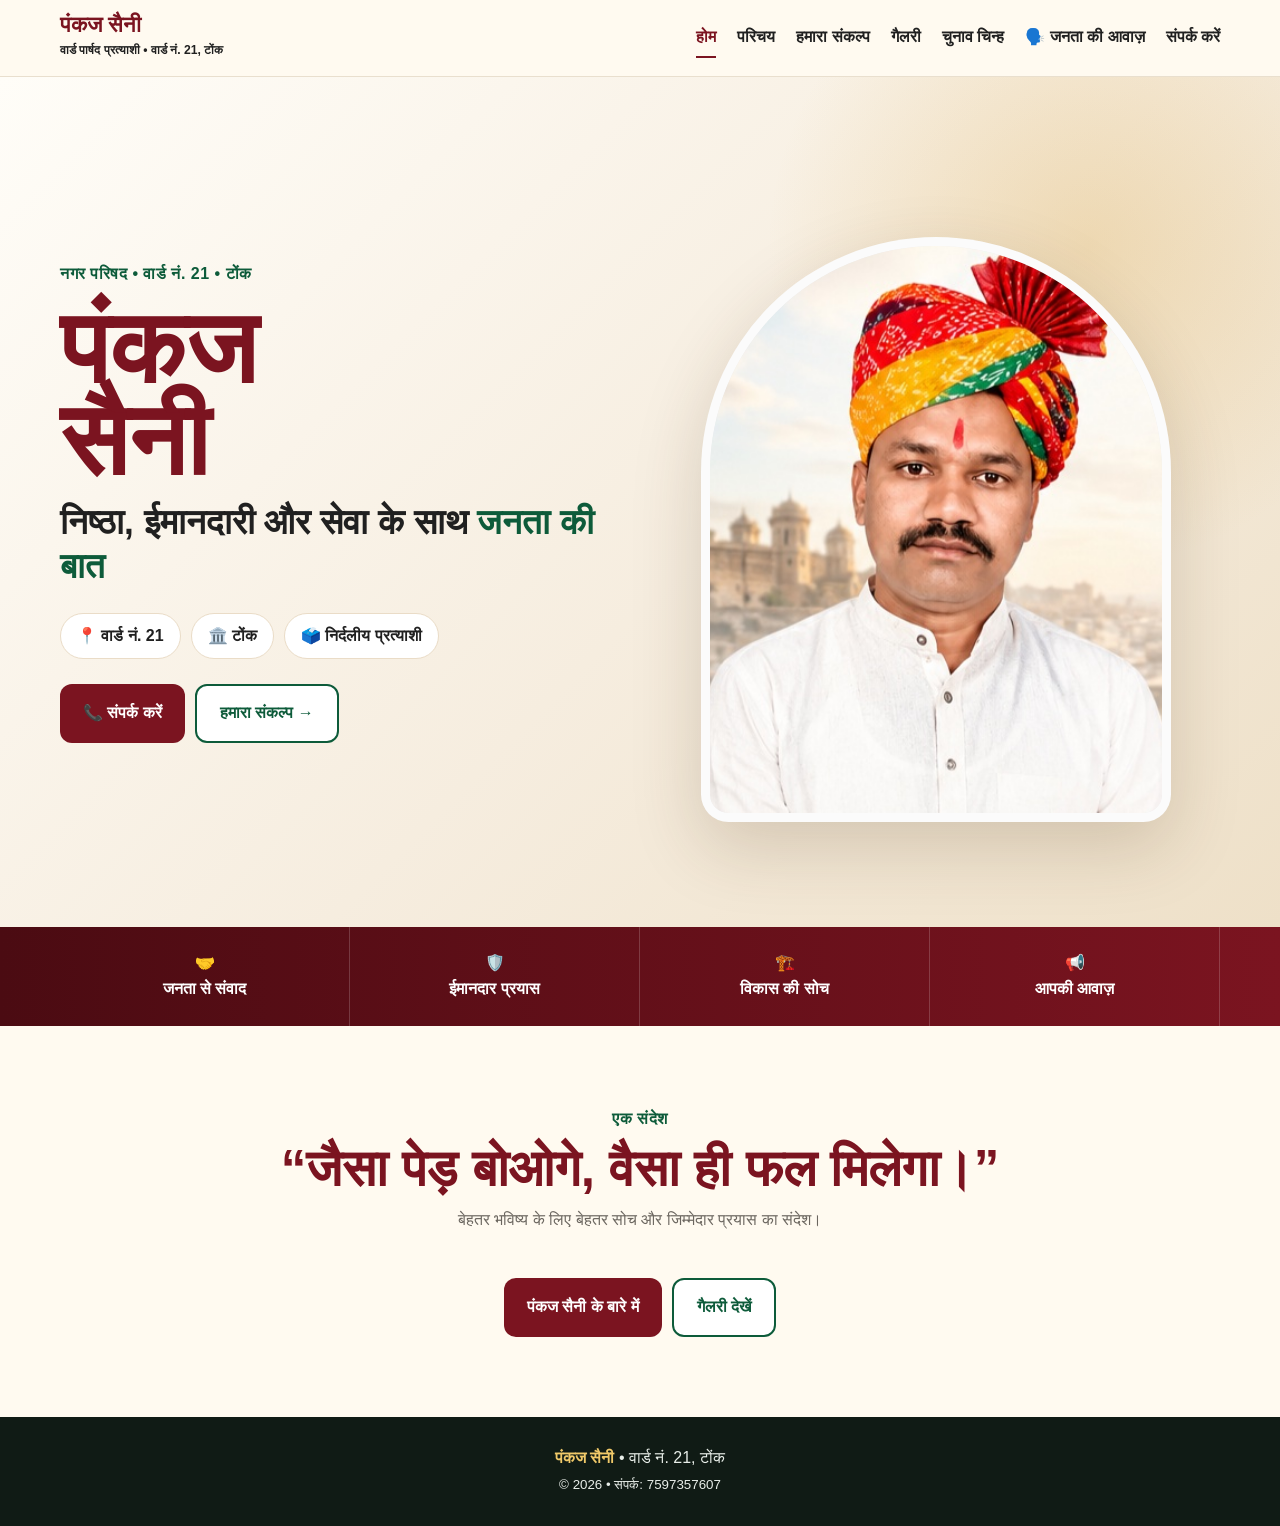
<file: index.html>
<!DOCTYPE html><html lang="hi"><head><meta charset="UTF-8"><meta name="viewport" content="width=device-width,initial-scale=1.0"><title>होम | पंकज सैनी</title><link rel="stylesheet" href="style.css"></head><body><nav><div class="container navin"><div class="brand"><strong>पंकज सैनी</strong><span>वार्ड पार्षद प्रत्याशी • वार्ड नं. 21, टोंक</span></div><button class="menu" onclick="document.querySelector('.links').classList.toggle('show')">☰</button><div class="links"><a href="index.html" class="active">होम</a><a href="about.html" class="">परिचय</a><a href="vision.html" class="">हमारा संकल्प</a><a href="gallery.html" class="">गैलरी</a><a href="symbol.html" class="">चुनाव चिन्ह</a><a href="janta-ki-awaz.html">🗣️ जनता की आवाज़</a><a href="contact.html" class="">संपर्क करें</a></div></div></nav><main><section class="hero"><div class="container hero-grid"><div class="hero-copy"><div class="kicker">नगर परिषद • वार्ड नं. 21 • टोंक</div><h1>पंकज<br>सैनी</h1><h2>निष्ठा, ईमानदारी और सेवा के साथ <span>जनता की बात</span></h2><div class="badges"><div class="badge">📍 वार्ड नं. 21</div><div class="badge">🏛️ टोंक</div><div class="badge">🗳️ निर्दलीय प्रत्याशी</div></div><div class="ctas"><a class="btn primary" href="contact.html">📞 संपर्क करें</a><a class="btn secondary" href="vision.html">हमारा संकल्प →</a></div></div><div class="hero-photo"><div class="photo-frame"><img src="assets/pankaj-saini.jpg" alt="पंकज सैनी"></div></div></div></section><div class="strip"><div class="container strip-grid"><div class="strip-item">🤝<b>जनता से संवाद</b></div><div class="strip-item">🛡️<b>ईमानदार प्रयास</b></div><div class="strip-item">🏗️<b>विकास की सोच</b></div><div class="strip-item">📢<b>आपकी आवाज़</b></div></div></div><section><div class="container"><div class="section-head"><div class="eyebrow">एक संदेश</div><h2>“जैसा पेड़ बोओगे, वैसा ही फल मिलेगा।”</h2><p>बेहतर भविष्य के लिए बेहतर सोच और जिम्मेदार प्रयास का संदेश।</p></div><div class="ctas" style="justify-content:center"><a class="btn primary" href="about.html">पंकज सैनी के बारे में</a><a class="btn secondary" href="gallery.html">गैलरी देखें</a></div></div></section></main><footer><div class="container"><strong>पंकज सैनी</strong> • वार्ड नं. 21, टोंक<br><small>© 2026 • संपर्क: 7597357607</small></div></footer><script>document.querySelectorAll(".links a").forEach(a=>a.addEventListener("click",()=>document.querySelector(".links").classList.remove("show")))</script></body></html>
</file>
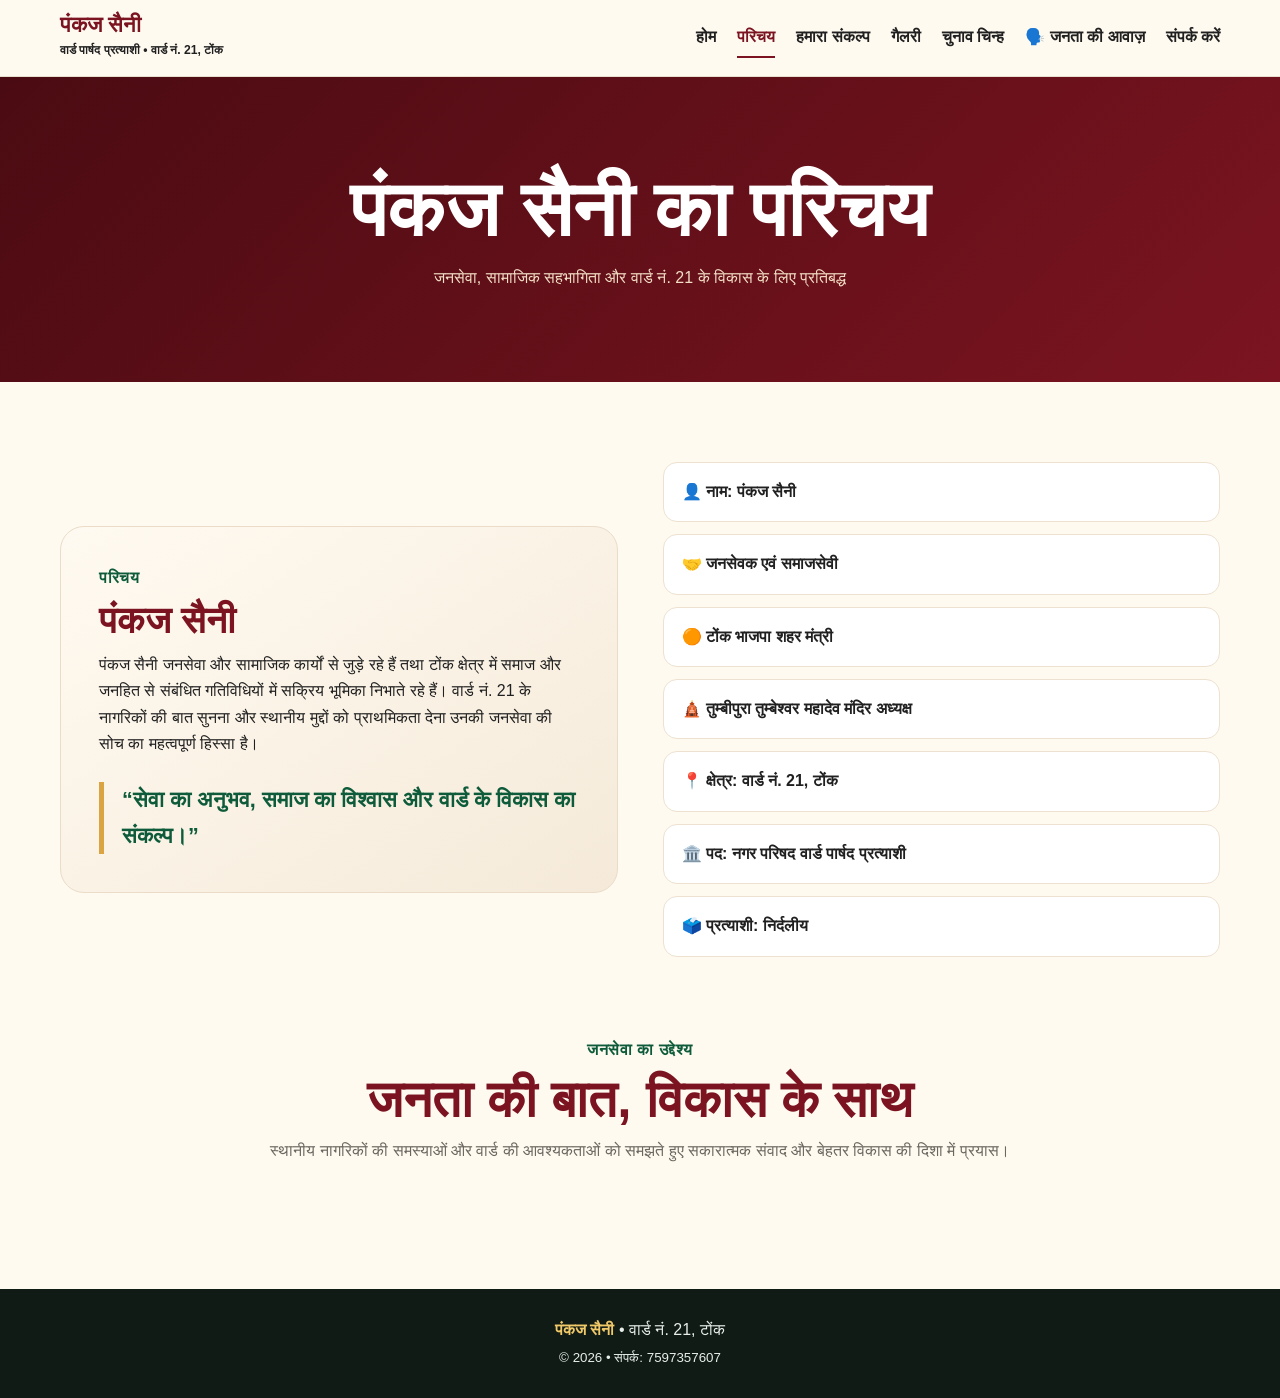
<file: about.html>
<!DOCTYPE html>
<html lang="hi">
<head>
<meta charset="UTF-8">
<meta name="viewport" content="width=device-width,initial-scale=1.0">
<title>परिचय | पंकज सैनी</title>
<link rel="stylesheet" href="style.css">
</head>
<body>

<nav>
  <div class="container navin">
    <div class="brand">
      <strong>पंकज सैनी</strong>
      <span>वार्ड पार्षद प्रत्याशी • वार्ड नं. 21, टोंक</span>
    </div>
    <button class="menu" onclick="document.querySelector('.links').classList.toggle('show')">☰</button>
    <div class="links">
      <a href="index.html">होम</a>
      <a href="about.html" class="active">परिचय</a>
      <a href="vision.html">हमारा संकल्प</a>
      <a href="gallery.html">गैलरी</a>
      <a href="symbol.html">चुनाव चिन्ह</a>
      <a href="janta-ki-awaz.html">🗣️ जनता की आवाज़</a><a href="contact.html">संपर्क करें</a>
    </div>
  </div>
</nav>

<section class="page-hero">
  <h1>पंकज सैनी का परिचय</h1>
  <p>जनसेवा, सामाजिक सहभागिता और वार्ड नं. 21 के विकास के लिए प्रतिबद्ध</p>
</section>

<section>
  <div class="container about-grid">
    <div class="about-card">
      <div class="eyebrow">परिचय</div>
      <h2>पंकज सैनी</h2>
      <p>
        पंकज सैनी जनसेवा और सामाजिक कार्यों से जुड़े रहे हैं तथा टोंक क्षेत्र में
        समाज और जनहित से संबंधित गतिविधियों में सक्रिय भूमिका निभाते रहे हैं।
        वार्ड नं. 21 के नागरिकों की बात सुनना और स्थानीय मुद्दों को प्राथमिकता
        देना उनकी जनसेवा की सोच का महत्वपूर्ण हिस्सा है।
      </p>

      <div class="quote">
        “सेवा का अनुभव, समाज का विश्वास और वार्ड के विकास का संकल्प।”
      </div>
    </div>

    <div class="info-list">
      <div class="info"><span>👤</span> नाम: पंकज सैनी</div>
      <div class="info"><span>🤝</span> जनसेवक एवं समाजसेवी</div>
      <div class="info"><span>🟠</span> टोंक भाजपा शहर मंत्री</div>
      <div class="info"><span>🛕</span> तुम्बीपुरा तुम्बेश्वर महादेव मंदिर अध्यक्ष</div>
      <div class="info"><span>📍</span> क्षेत्र: वार्ड नं. 21, टोंक</div>
      <div class="info"><span>🏛️</span> पद: नगर परिषद वार्ड पार्षद प्रत्याशी</div>
      <div class="info"><span>🗳️</span> प्रत्याशी: निर्दलीय</div>
    </div>
  </div>
</section>

<section style="padding-top:0">
  <div class="container">
    <div class="section-head">
      <div class="eyebrow">जनसेवा का उद्देश्य</div>
      <h2>जनता की बात, विकास के साथ</h2>
      <p>
        स्थानीय नागरिकों की समस्याओं और वार्ड की आवश्यकताओं को समझते हुए
        सकारात्मक संवाद और बेहतर विकास की दिशा में प्रयास।
      </p>
    </div>
  </div>
</section>

<footer>
  <div class="container">
    <strong>पंकज सैनी</strong> • वार्ड नं. 21, टोंक<br>
    <small>© 2026 • संपर्क: 7597357607</small>
  </div>
</footer>

<script>
document.querySelectorAll(".links a").forEach(a =>
  a.addEventListener("click", () =>
    document.querySelector(".links").classList.remove("show")
  )
);
</script>
</body>
</html>
</file>
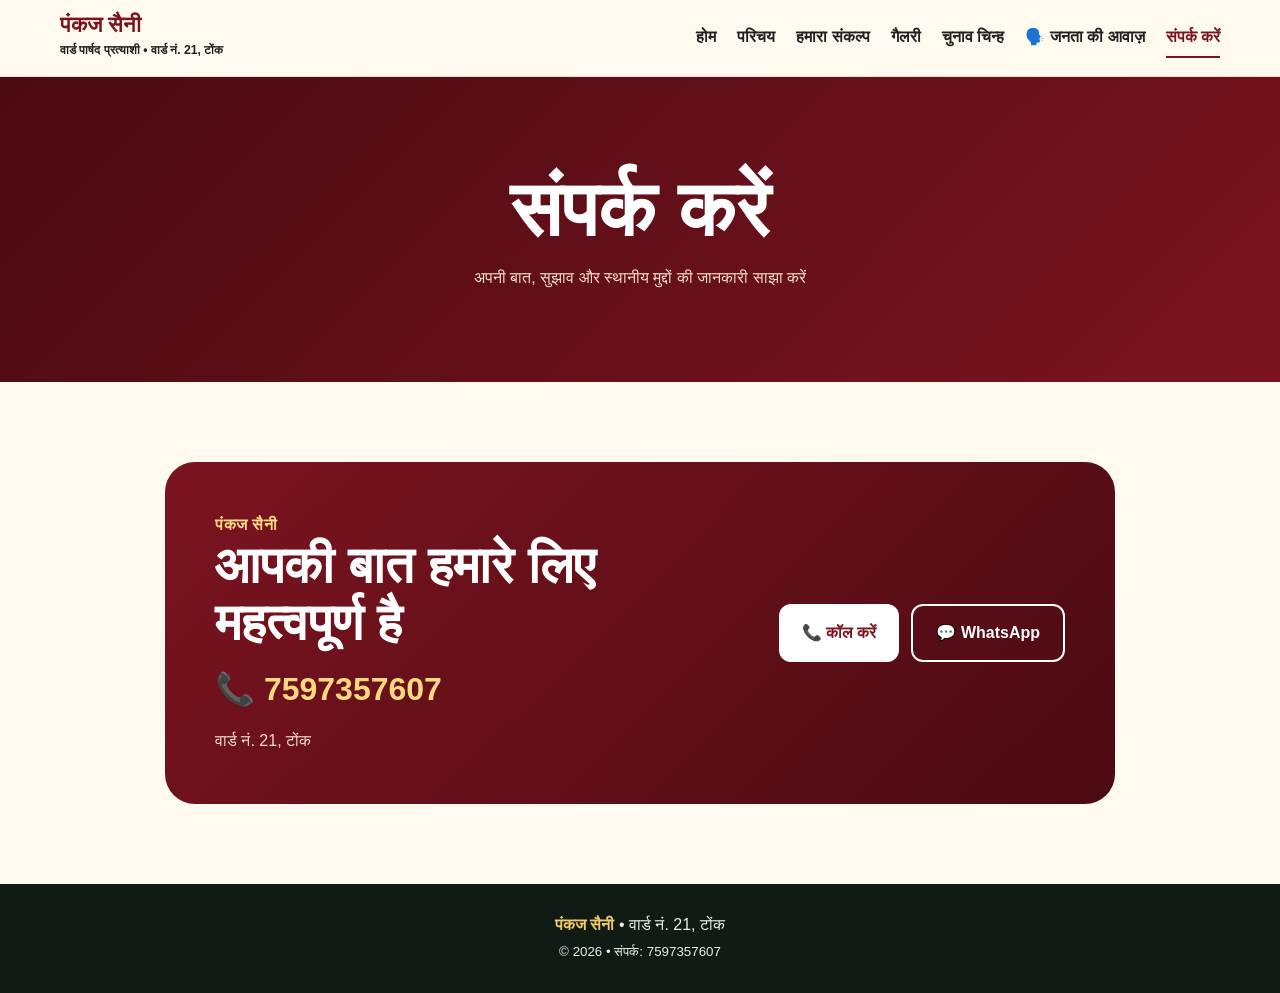
<file: contact.html>
<!DOCTYPE html><html lang="hi"><head><meta charset="UTF-8"><meta name="viewport" content="width=device-width,initial-scale=1.0"><title>संपर्क करें | पंकज सैनी</title><link rel="stylesheet" href="style.css"></head><body><nav><div class="container navin"><div class="brand"><strong>पंकज सैनी</strong><span>वार्ड पार्षद प्रत्याशी • वार्ड नं. 21, टोंक</span></div><button class="menu" onclick="document.querySelector('.links').classList.toggle('show')">☰</button><div class="links"><a href="index.html" class="">होम</a><a href="about.html" class="">परिचय</a><a href="vision.html" class="">हमारा संकल्प</a><a href="gallery.html" class="">गैलरी</a><a href="symbol.html" class="">चुनाव चिन्ह</a><a href="janta-ki-awaz.html">🗣️ जनता की आवाज़</a><a href="contact.html" class="active">संपर्क करें</a></div></div></nav><section class="page-hero"><h1>संपर्क करें</h1><p>अपनी बात, सुझाव और स्थानीय मुद्दों की जानकारी साझा करें</p></section><section><div class="container"><div class="contact-card"><div><div class="eyebrow" style="color:#ffd982">पंकज सैनी</div><h2>आपकी बात हमारे लिए महत्वपूर्ण है</h2><div class="phone">📞 7597357607</div><p style="margin-top:12px;color:#f0ddd4">वार्ड नं. 21, टोंक</p></div><div class="contact-actions"><a class="btn primary" href="tel:7597357607">📞 कॉल करें</a><a class="btn secondary" href="https://wa.me/917597357607" target="_blank">💬 WhatsApp</a></div></div></div></section><footer><div class="container"><strong>पंकज सैनी</strong> • वार्ड नं. 21, टोंक<br><small>© 2026 • संपर्क: 7597357607</small></div></footer><script>document.querySelectorAll(".links a").forEach(a=>a.addEventListener("click",()=>document.querySelector(".links").classList.remove("show")))</script></body></html>
</file>
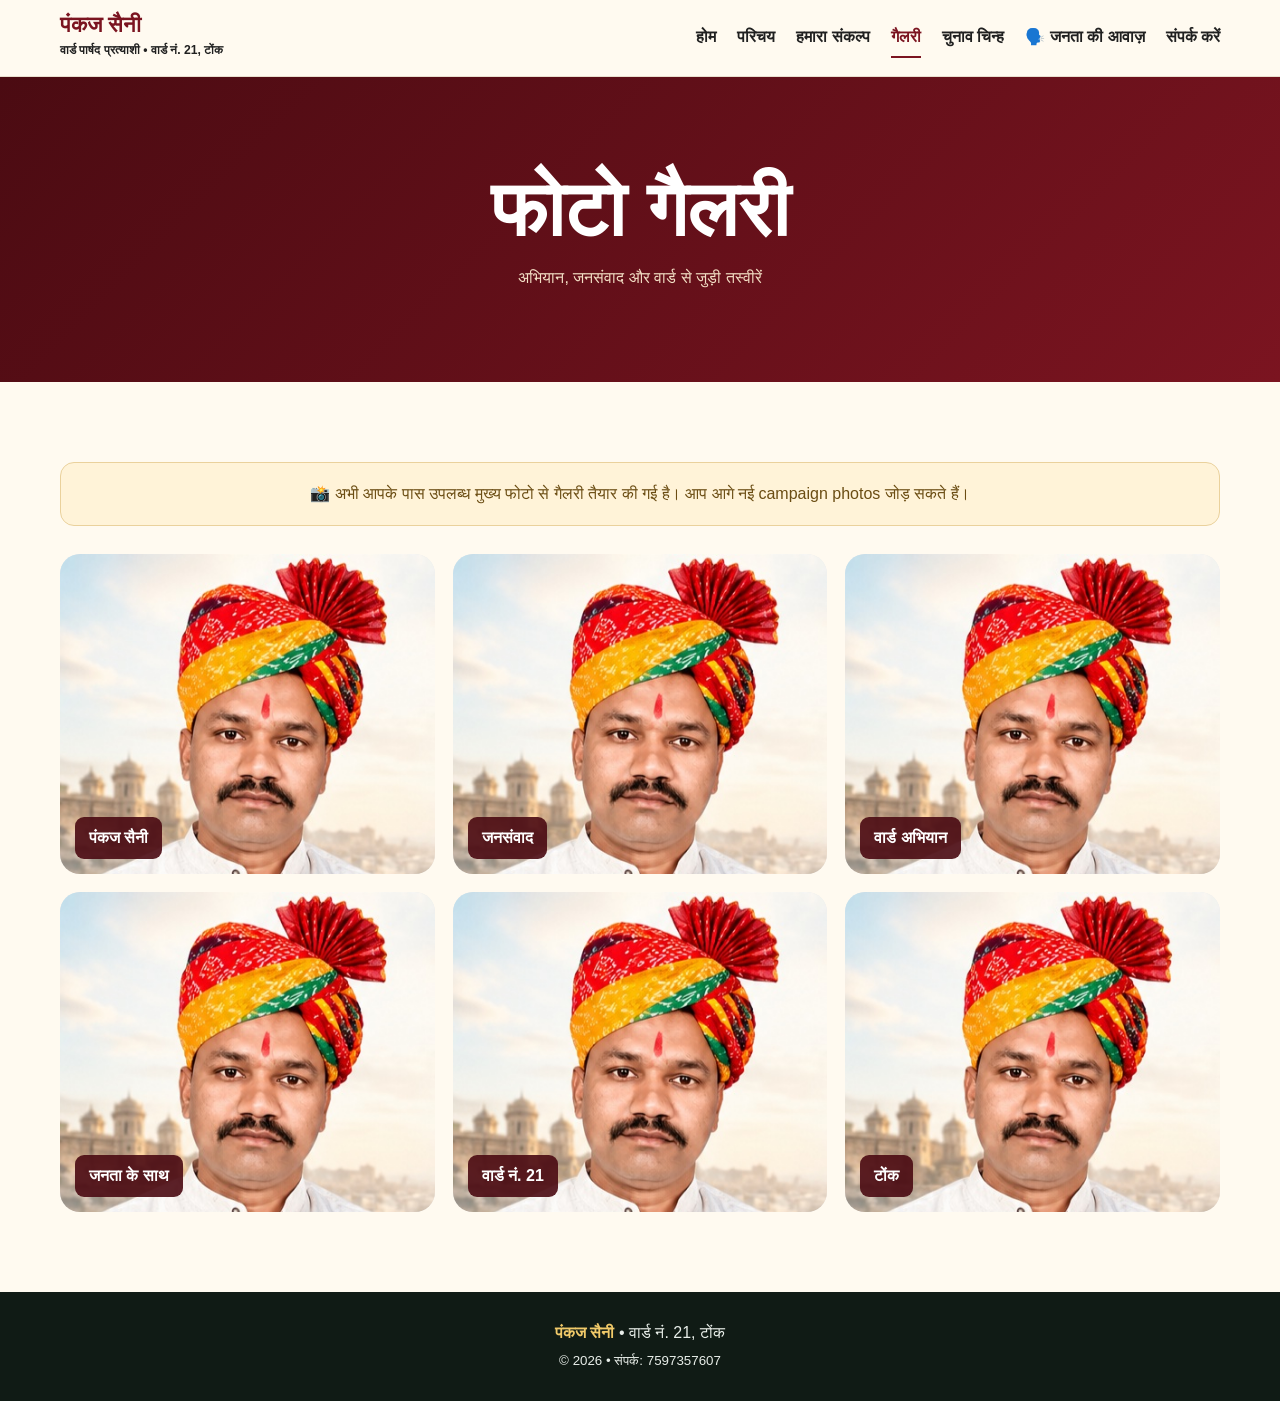
<file: gallery.html>
<!DOCTYPE html><html lang="hi"><head><meta charset="UTF-8"><meta name="viewport" content="width=device-width,initial-scale=1.0"><title>गैलरी | पंकज सैनी</title><link rel="stylesheet" href="style.css"></head><body><nav><div class="container navin"><div class="brand"><strong>पंकज सैनी</strong><span>वार्ड पार्षद प्रत्याशी • वार्ड नं. 21, टोंक</span></div><button class="menu" onclick="document.querySelector('.links').classList.toggle('show')">☰</button><div class="links"><a href="index.html" class="">होम</a><a href="about.html" class="">परिचय</a><a href="vision.html" class="">हमारा संकल्प</a><a href="gallery.html" class="active">गैलरी</a><a href="symbol.html" class="">चुनाव चिन्ह</a><a href="janta-ki-awaz.html">🗣️ जनता की आवाज़</a><a href="contact.html" class="">संपर्क करें</a></div></div></nav><section class="page-hero"><h1>फोटो गैलरी</h1><p>अभियान, जनसंवाद और वार्ड से जुड़ी तस्वीरें</p></section><section><div class="container"><div class="notice">📸 अभी आपके पास उपलब्ध मुख्य फोटो से गैलरी तैयार की गई है। आप आगे नई campaign photos जोड़ सकते हैं।</div><div class="gallery"><div class="gallery-item"><img src="assets/pankaj-saini.jpg"><span>पंकज सैनी</span></div><div class="gallery-item"><img src="assets/pankaj-saini.jpg"><span>जनसंवाद</span></div><div class="gallery-item"><img src="assets/pankaj-saini.jpg"><span>वार्ड अभियान</span></div><div class="gallery-item"><img src="assets/pankaj-saini.jpg"><span>जनता के साथ</span></div><div class="gallery-item"><img src="assets/pankaj-saini.jpg"><span>वार्ड नं. 21</span></div><div class="gallery-item"><img src="assets/pankaj-saini.jpg"><span>टोंक</span></div></div></div></section><footer><div class="container"><strong>पंकज सैनी</strong> • वार्ड नं. 21, टोंक<br><small>© 2026 • संपर्क: 7597357607</small></div></footer><script>document.querySelectorAll(".links a").forEach(a=>a.addEventListener("click",()=>document.querySelector(".links").classList.remove("show")))</script></body></html>
</file>
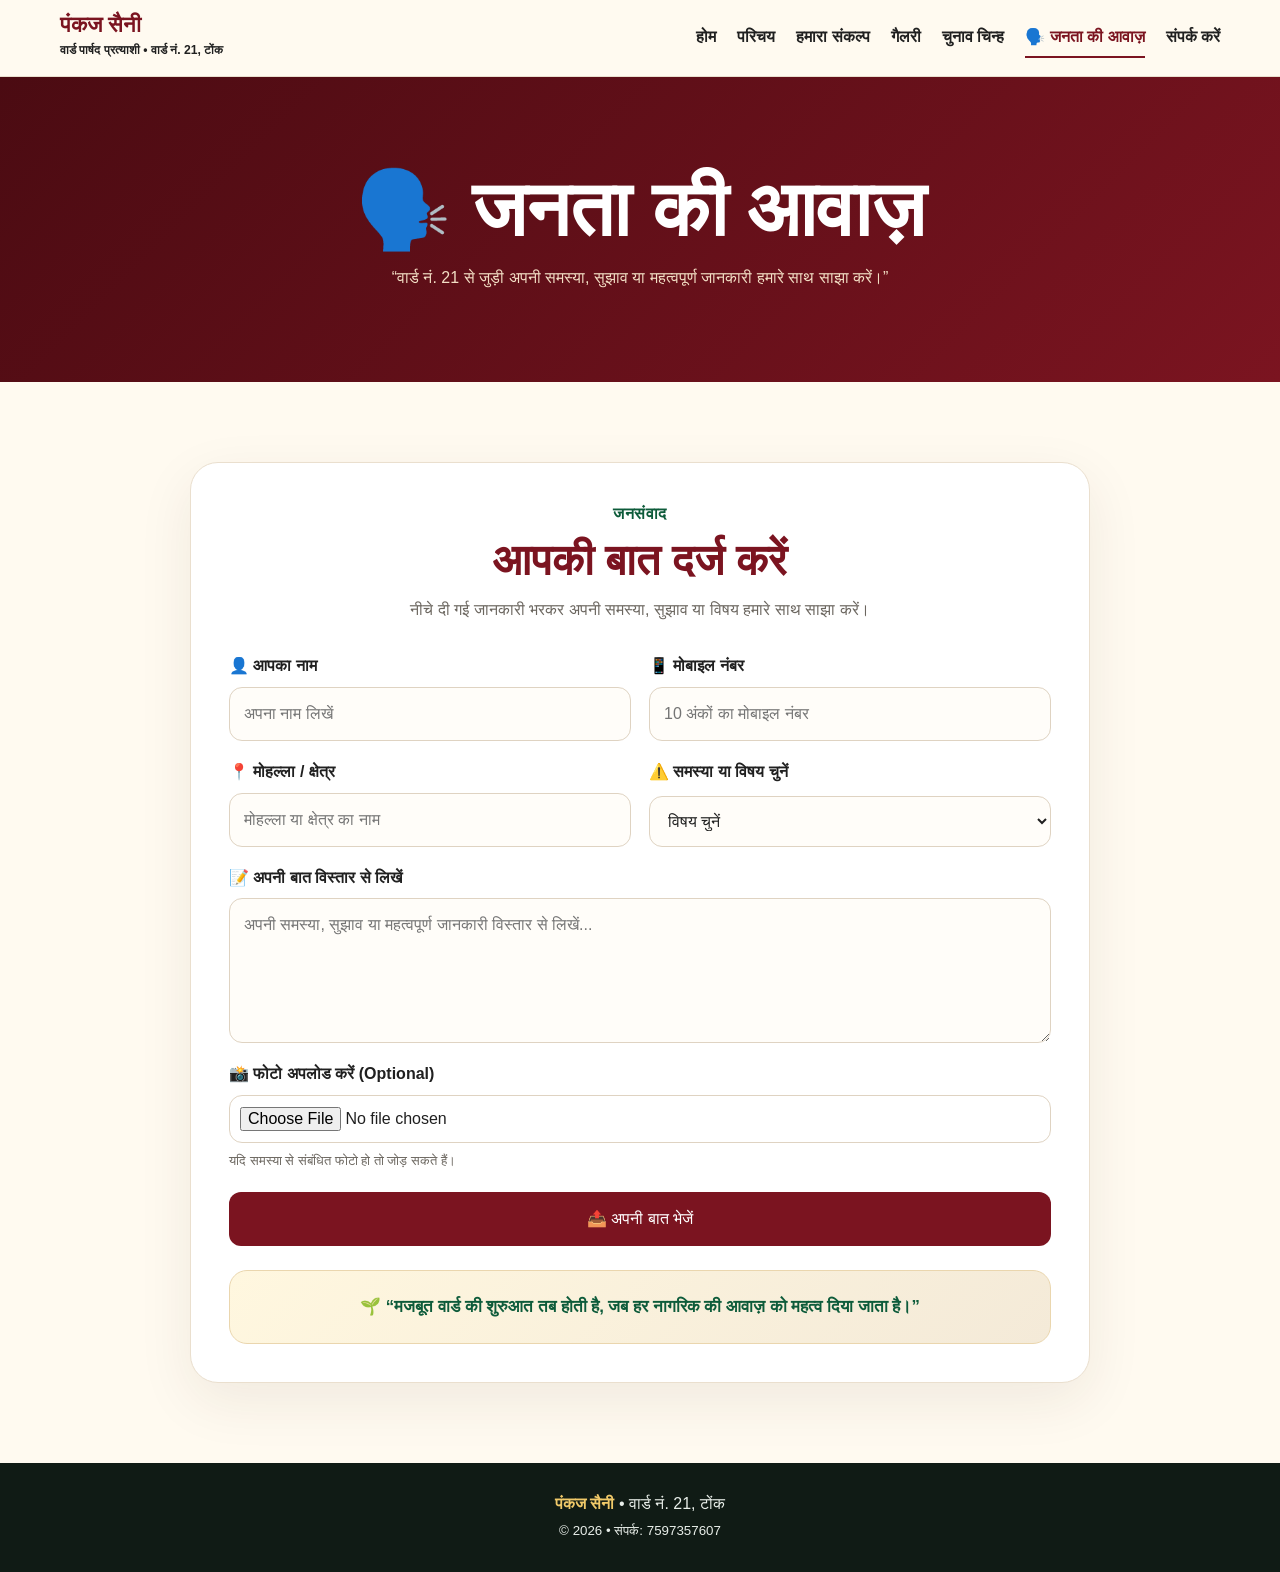
<file: janta-ki-awaz.html>
<!DOCTYPE html>
<html lang="hi">
<head>
<meta charset="UTF-8">
<meta name="viewport" content="width=device-width,initial-scale=1.0">
<title>जनता की आवाज़ | पंकज सैनी</title>
<link rel="stylesheet" href="style.css">
</head>
<body>
<nav>
  <div class="container navin">
    <div class="brand">
      <strong>पंकज सैनी</strong>
      <span>वार्ड पार्षद प्रत्याशी • वार्ड नं. 21, टोंक</span>
    </div>
    <button class="menu" aria-label="मेनू खोलें" onclick="document.querySelector('.links').classList.toggle('show')">☰</button>
    <div class="links">
      <a href="index.html">होम</a>
      <a href="about.html">परिचय</a>
      <a href="vision.html">हमारा संकल्प</a>
      <a href="gallery.html">गैलरी</a>
      <a href="symbol.html">चुनाव चिन्ह</a>
      <a href="janta-ki-awaz.html" class="active">🗣️ जनता की आवाज़</a>
      <a href="contact.html">संपर्क करें</a>
    </div>
  </div>
</nav>

<section class="page-hero">
  <h1>🗣️ जनता की आवाज़</h1>
  <p>“वार्ड नं. 21 से जुड़ी अपनी समस्या, सुझाव या महत्वपूर्ण जानकारी हमारे साथ साझा करें।”</p>
</section>

<section>
  <div class="container voice-wrap">
    <div class="voice-card">
      <div class="voice-intro">
        <div class="eyebrow">जनसंवाद</div>
        <h2>आपकी बात दर्ज करें</h2>
        <p>नीचे दी गई जानकारी भरकर अपनी समस्या, सुझाव या विषय हमारे साथ साझा करें।</p>
      </div>

      <form class="voice-form" id="voiceForm" novalidate>
        <div class="voice-grid">
          <div class="form-field">
            <label for="name">👤 आपका नाम</label>
            <input id="name" name="name" type="text" placeholder="अपना नाम लिखें" autocomplete="name">
          </div>
          <div class="form-field">
            <label for="mobile">📱 मोबाइल नंबर</label>
            <input id="mobile" name="mobile" type="tel" inputmode="numeric" maxlength="10" placeholder="10 अंकों का मोबाइल नंबर" autocomplete="tel">
          </div>
          <div class="form-field">
            <label for="area">📍 मोहल्ला / क्षेत्र</label>
            <input id="area" name="area" type="text" placeholder="मोहल्ला या क्षेत्र का नाम">
          </div>
          <div class="form-field">
            <label for="topic">⚠️ समस्या या विषय चुनें</label>
            <select id="topic" name="topic">
              <option value="">विषय चुनें</option>
              <option value="सड़क">सड़क</option><option value="पानी">पानी</option>
              <option value="सफाई">सफाई</option><option value="स्ट्रीट लाइट">स्ट्रीट लाइट</option>
              <option value="नाली">नाली</option><option value="सुझाव">सुझाव</option>
              <option value="अन्य">अन्य</option>
            </select>
          </div>
          <div class="form-field full">
            <label for="message">📝 अपनी बात विस्तार से लिखें</label>
            <textarea id="message" name="message" placeholder="अपनी समस्या, सुझाव या महत्वपूर्ण जानकारी विस्तार से लिखें..."></textarea>
          </div>
          <div class="form-field full">
            <label for="photo">📸 फोटो अपलोड करें (Optional)</label>
            <input id="photo" name="photo" type="file" accept="image/*">
            <span class="form-help">यदि समस्या से संबंधित फोटो हो तो जोड़ सकते हैं।</span>
          </div>
        </div>
        <div id="voiceStatus" class="voice-status" role="alert" aria-live="polite"></div>
        <button class="btn primary voice-submit" type="submit">📤 अपनी बात भेजें</button>
      </form>

      <div class="voice-note">🌱 “मजबूत वार्ड की शुरुआत तब होती है, जब हर नागरिक की आवाज़ को महत्व दिया जाता है।”</div>
    </div>
  </div>
</section>

<div class="success-modal" id="successModal" aria-hidden="true">
  <div class="success-modal__card" role="dialog" aria-modal="true" aria-labelledby="successTitle">
    <div class="success-check-wrap" aria-hidden="true">
      <div class="success-ring"></div>
      <div class="success-check">
        <svg viewBox="0 0 52 52"><path d="M14 27l8 8 17-18"/></svg>
      </div>
    </div>
    <h2 id="successTitle">🗣️ आपकी आवाज़ हम तक पहुँच गई है</h2>
    <p>धन्यवाद! आपने वार्ड नं. 21 से जुड़ी अपनी समस्या या सुझाव हमारे साथ साझा किया है।</p>
    <div class="success-highlight">
      <strong>अभी वार्ड नं. 21 का पार्षद नहीं है।</strong>
      <span>आपकी बात को समझना और संबंधित स्तर तक पहुँचाने का प्रयास करना महत्वपूर्ण है।</span>
    </div>
    <p class="success-quote">🌱 “आपकी आवाज़, आपके वार्ड को बेहतर बनाने की दिशा में एक कदम है।”</p>
    <button type="button" class="btn primary success-close" id="successClose">✓ ठीक है</button>
  </div>
</div>

<footer>
  <div class="container"><strong>पंकज सैनी</strong> • वार्ड नं. 21, टोंक<br><small>© 2026 • संपर्क: 7597357607</small></div>
</footer>

<script>
document.querySelectorAll('.links a').forEach(a =>
  a.addEventListener('click', () => document.querySelector('.links').classList.remove('show'))
);

const API_ENDPOINT = ""; // भविष्य में Backend/API या Google Apps Script URL यहाँ डालें
const form = document.getElementById('voiceForm');
const statusBox = document.getElementById('voiceStatus');
const modal = document.getElementById('successModal');
const closeButton = document.getElementById('successClose');
let lastFocusedElement = null;

function showError(message, field) {
  statusBox.textContent = message;
  statusBox.className = 'voice-status show error';
  if (field) field.focus();
}
function clearStatus() {
  statusBox.textContent = '';
  statusBox.className = 'voice-status';
}
function validateForm() {
  if (!form.name.value.trim()) { showError('कृपया अपना नाम लिखें।', form.name); return false; }
  if (!/^\d{10}$/.test(form.mobile.value.trim())) { showError('कृपया 10 अंकों का सही मोबाइल नंबर लिखें।', form.mobile); return false; }
  if (!form.area.value.trim()) { showError('कृपया अपना मोहल्ला / क्षेत्र लिखें।', form.area); return false; }
  if (!form.topic.value.trim()) { showError('कृपया समस्या या विषय चुनें।', form.topic); return false; }
  if (!form.message.value.trim()) { showError('कृपया अपनी बात विस्तार से लिखें।', form.message); return false; }
  clearStatus();
  return true;
}
function openSuccessModal() {
  lastFocusedElement = document.activeElement;
  modal.classList.add('is-open');
  modal.setAttribute('aria-hidden', 'false');
  document.body.classList.add('modal-open');
  closeButton.focus();
}
function closeSuccessModal() {
  modal.classList.remove('is-open');
  modal.setAttribute('aria-hidden', 'true');
  document.body.classList.remove('modal-open');
  form.reset();
  clearStatus();
  if (lastFocusedElement) lastFocusedElement.focus();
}
async function sendToBackend(payload) {
  if (!API_ENDPOINT) return { demo: true };
  const response = await fetch(API_ENDPOINT, { method: 'POST', body: payload });
  if (!response.ok) throw new Error('Request failed');
  return response;
}
form.addEventListener('submit', async (event) => {
  event.preventDefault();
  if (!validateForm()) return;

  const submitButton = form.querySelector('button[type="submit"]');
  const originalText = submitButton.innerHTML;
  submitButton.disabled = true;
  submitButton.innerHTML = 'भेजा जा रहा है...';

  try {
    const payload = new FormData(form);
    await sendToBackend(payload);
    openSuccessModal();
  } catch (error) {
    showError('जानकारी भेजने में समस्या हुई। कृपया दोबारा प्रयास करें।');
    console.error(error);
  } finally {
    submitButton.disabled = false;
    submitButton.innerHTML = originalText;
  }
});
closeButton.addEventListener('click', closeSuccessModal);
modal.addEventListener('click', event => { if (event.target === modal) closeSuccessModal(); });
document.addEventListener('keydown', event => {
  if (event.key === 'Escape' && modal.classList.contains('is-open')) closeSuccessModal();
});
</script>
</body>
</html>
</file>
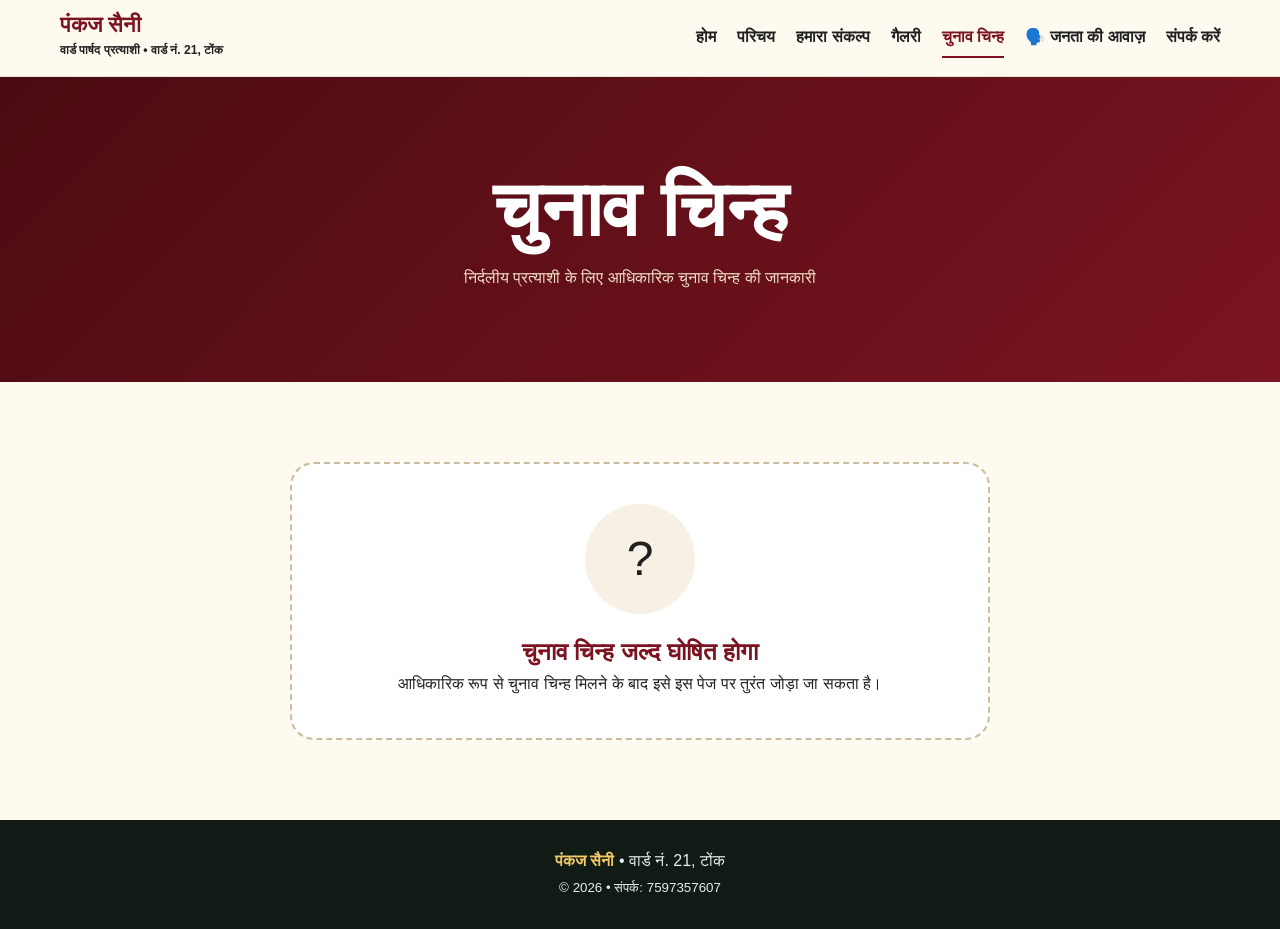
<file: symbol.html>
<!DOCTYPE html><html lang="hi"><head><meta charset="UTF-8"><meta name="viewport" content="width=device-width,initial-scale=1.0"><title>चुनाव चिन्ह | पंकज सैनी</title><link rel="stylesheet" href="style.css"></head><body><nav><div class="container navin"><div class="brand"><strong>पंकज सैनी</strong><span>वार्ड पार्षद प्रत्याशी • वार्ड नं. 21, टोंक</span></div><button class="menu" onclick="document.querySelector('.links').classList.toggle('show')">☰</button><div class="links"><a href="index.html" class="">होम</a><a href="about.html" class="">परिचय</a><a href="vision.html" class="">हमारा संकल्प</a><a href="gallery.html" class="">गैलरी</a><a href="symbol.html" class="active">चुनाव चिन्ह</a><a href="janta-ki-awaz.html">🗣️ जनता की आवाज़</a><a href="contact.html" class="">संपर्क करें</a></div></div></nav><section class="page-hero"><h1>चुनाव चिन्ह</h1><p>निर्दलीय प्रत्याशी के लिए आधिकारिक चुनाव चिन्ह की जानकारी</p></section><section><div class="container"><div class="symbol-box"><div class="symbol-circle">?</div><h2>चुनाव चिन्ह जल्द घोषित होगा</h2><p>आधिकारिक रूप से चुनाव चिन्ह मिलने के बाद इसे इस पेज पर तुरंत जोड़ा जा सकता है।</p></div></div></section><footer><div class="container"><strong>पंकज सैनी</strong> • वार्ड नं. 21, टोंक<br><small>© 2026 • संपर्क: 7597357607</small></div></footer><script>document.querySelectorAll(".links a").forEach(a=>a.addEventListener("click",()=>document.querySelector(".links").classList.remove("show")))</script></body></html>
</file>
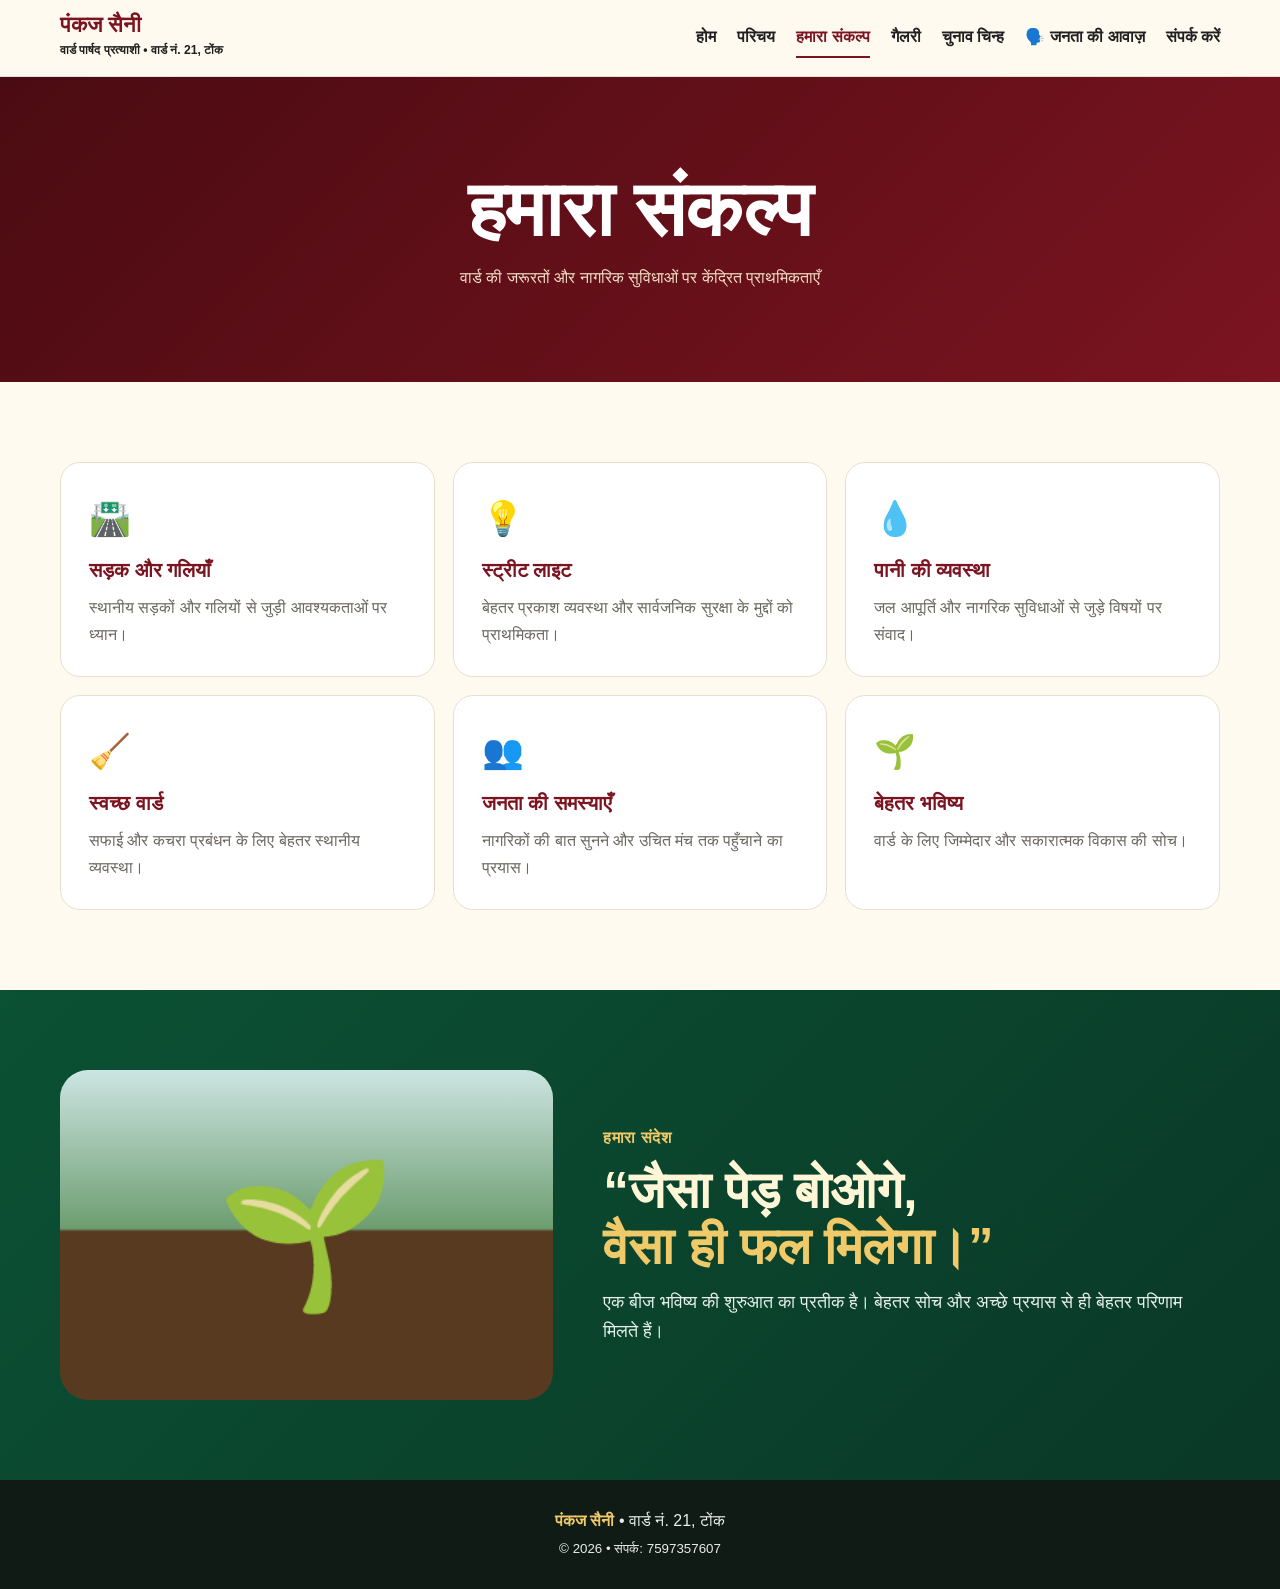
<file: vision.html>
<!DOCTYPE html><html lang="hi"><head><meta charset="UTF-8"><meta name="viewport" content="width=device-width,initial-scale=1.0"><title>हमारा संकल्प | पंकज सैनी</title><link rel="stylesheet" href="style.css"></head><body><nav><div class="container navin"><div class="brand"><strong>पंकज सैनी</strong><span>वार्ड पार्षद प्रत्याशी • वार्ड नं. 21, टोंक</span></div><button class="menu" onclick="document.querySelector('.links').classList.toggle('show')">☰</button><div class="links"><a href="index.html" class="">होम</a><a href="about.html" class="">परिचय</a><a href="vision.html" class="active">हमारा संकल्प</a><a href="gallery.html" class="">गैलरी</a><a href="symbol.html" class="">चुनाव चिन्ह</a><a href="janta-ki-awaz.html">🗣️ जनता की आवाज़</a><a href="contact.html" class="">संपर्क करें</a></div></div></nav><section class="page-hero"><h1>हमारा संकल्प</h1><p>वार्ड की जरूरतों और नागरिक सुविधाओं पर केंद्रित प्राथमिकताएँ</p></section><section><div class="container"><div class="cards"><article class="card"><div class="icon">🛣️</div><h3>सड़क और गलियाँ</h3><p>स्थानीय सड़कों और गलियों से जुड़ी आवश्यकताओं पर ध्यान।</p></article><article class="card"><div class="icon">💡</div><h3>स्ट्रीट लाइट</h3><p>बेहतर प्रकाश व्यवस्था और सार्वजनिक सुरक्षा के मुद्दों को प्राथमिकता।</p></article><article class="card"><div class="icon">💧</div><h3>पानी की व्यवस्था</h3><p>जल आपूर्ति और नागरिक सुविधाओं से जुड़े विषयों पर संवाद।</p></article><article class="card"><div class="icon">🧹</div><h3>स्वच्छ वार्ड</h3><p>सफाई और कचरा प्रबंधन के लिए बेहतर स्थानीय व्यवस्था।</p></article><article class="card"><div class="icon">👥</div><h3>जनता की समस्याएँ</h3><p>नागरिकों की बात सुनने और उचित मंच तक पहुँचाने का प्रयास।</p></article><article class="card"><div class="icon">🌱</div><h3>बेहतर भविष्य</h3><p>वार्ड के लिए जिम्मेदार और सकारात्मक विकास की सोच।</p></article></div></div></section><section class="seed-section"><div class="container seed-grid"><div class="seed-visual">🌱</div><div class="seed-copy"><div class="eyebrow" style="color:#f0c969">हमारा संदेश</div><h2>“जैसा पेड़ बोओगे,<br><span>वैसा ही फल मिलेगा।”</span></h2><p>एक बीज भविष्य की शुरुआत का प्रतीक है। बेहतर सोच और अच्छे प्रयास से ही बेहतर परिणाम मिलते हैं।</p></div></div></section><footer><div class="container"><strong>पंकज सैनी</strong> • वार्ड नं. 21, टोंक<br><small>© 2026 • संपर्क: 7597357607</small></div></footer><script>document.querySelectorAll(".links a").forEach(a=>a.addEventListener("click",()=>document.querySelector(".links").classList.remove("show")))</script></body></html>
</file>
<file: style.css>
:root{--maroon:#7b1420;--deep:#4b0b12;--green:#0d5b3a;--cream:#fffaf0;--gold:#d9a441;--ink:#202020;--muted:#6b665f}
*{box-sizing:border-box;margin:0;padding:0}html{scroll-behavior:smooth}
body{font-family:"Nirmala UI","Mangal",Arial,sans-serif;background:var(--cream);color:var(--ink);line-height:1.65}
a{text-decoration:none;color:inherit}.container{width:min(1160px,92%);margin:auto}
nav{position:sticky;top:0;z-index:100;background:rgba(255,250,240,.97);backdrop-filter:blur(12px);border-bottom:1px solid #e9dfce}
.navin{height:76px;display:flex;align-items:center;justify-content:space-between;gap:20px}.brand strong{display:block;color:var(--maroon);font-size:1.35rem;line-height:1}.brand span{font-size:.76rem;font-weight:700}
.links{display:flex;gap:21px;font-weight:800}.links a{padding:6px 0}.links a:hover,.links a.active{color:var(--maroon);border-bottom:2px solid var(--maroon)}
.menu{display:none;border:0;background:none;font-size:1.6rem}
.hero{min-height:690px;overflow:hidden;background:radial-gradient(circle at 85% 20%,rgba(217,164,65,.28),transparent 25%),linear-gradient(135deg,#fffdf8,#f6eddf 55%,#eee0c8)}
.hero-grid{min-height:690px;display:grid;grid-template-columns:1fr 1fr;align-items:center;gap:25px}.hero-copy{padding:60px 0}.kicker,.eyebrow{color:var(--green);font-weight:900;letter-spacing:.5px}
.hero h1{font-size:clamp(3.5rem,8vw,7rem);line-height:.9;color:var(--maroon);margin:14px 0}.hero h2{font-size:clamp(1.35rem,2.8vw,2.2rem);line-height:1.25}.hero h2 span{color:var(--green)}
.badges,.ctas{display:flex;flex-wrap:wrap;gap:10px;margin-top:25px}.badge{padding:9px 16px;background:white;border:1px solid #eadcc7;border-radius:50px;font-weight:800}
.btn{display:inline-flex;align-items:center;justify-content:center;padding:14px 23px;border-radius:12px;font-weight:900;transition:.25s}.btn.primary{background:var(--maroon);color:white}.btn.secondary{border:2px solid var(--green);color:var(--green);background:white}.btn:hover{transform:translateY(-2px)}
.hero-photo{height:640px;display:flex;align-items:flex-end;justify-content:center}.photo-frame{width:min(470px,100%);height:585px;border-radius:240px 240px 28px 28px;background:#eee;overflow:hidden;border:9px solid rgba(255,255,255,.8);box-shadow:0 25px 70px rgba(74,43,17,.18)}.photo-frame img{width:100%;height:100%;object-fit:cover;object-position:center top}
.page-hero{padding:90px 0;background:linear-gradient(135deg,var(--deep),var(--maroon));color:white;text-align:center}.page-hero h1{font-size:clamp(2.7rem,6vw,5rem);line-height:1.1}.page-hero p{max-width:700px;margin:14px auto 0;color:#f3dfc5}
section{padding:80px 0}.section-head{text-align:center;max-width:780px;margin:0 auto 45px}.section-head h2{font-size:clamp(2rem,4vw,3.3rem);color:var(--maroon);line-height:1.15;margin:8px 0}.section-head p{color:var(--muted)}
.strip{background:linear-gradient(90deg,var(--deep),var(--maroon));color:white}.strip-grid{display:grid;grid-template-columns:repeat(4,1fr);text-align:center}.strip-item{padding:23px 12px;border-right:1px solid rgba(255,255,255,.18)}.strip-item b{display:block}
.cards{display:grid;grid-template-columns:repeat(3,1fr);gap:18px}.card{background:white;border:1px solid #eadfce;border-radius:20px;padding:28px;transition:.25s}.card:hover{transform:translateY(-5px);box-shadow:0 18px 45px rgba(62,42,20,.1)}.card h3{color:var(--maroon);font-size:1.25rem;margin:8px 0}.card p{color:var(--muted)}.icon{font-size:2.1rem}
.about-grid{display:grid;grid-template-columns:1fr 1fr;gap:45px;align-items:center}.about-card{background:linear-gradient(145deg,#fffaf1,#f5ead9);padding:38px;border-radius:24px;border:1px solid #eadcc8}.about-card h2{color:var(--maroon);font-size:2.3rem}.quote{font-size:1.35rem;font-weight:900;color:var(--green);border-left:5px solid var(--gold);padding-left:18px;margin-top:25px}.info-list{display:grid;gap:12px}.info{padding:16px 18px;background:white;border:1px solid #eee1d0;border-radius:14px;font-weight:700}.info span{color:var(--maroon)}
.seed-section{background:linear-gradient(135deg,#0b5134,#0a3827);color:white}.seed-grid{display:grid;grid-template-columns:1fr 1.25fr;gap:50px;align-items:center}.seed-visual{height:330px;border-radius:28px;background:linear-gradient(180deg,#cce5e2,#6d9d70 48%,#573a20 49%);display:grid;place-items:center;font-size:9rem}.seed-copy h2{font-size:clamp(2.3rem,4vw,4rem);line-height:1.1;color:#fff5d7;margin:12px 0}.seed-copy h2 span{color:#f0c969}.seed-copy p{color:#e4eee8;font-size:1.1rem}
.symbol-box{max-width:700px;margin:auto;border:2px dashed #cdbb9d;border-radius:24px;padding:40px;background:white;text-align:center}.symbol-circle{width:110px;height:110px;border-radius:50%;display:grid;place-items:center;margin:0 auto 18px;background:#f7f0e5;font-size:3rem}.symbol-box h2{color:var(--maroon)}
.gallery{display:grid;grid-template-columns:repeat(3,1fr);gap:18px}.gallery-item{height:320px;border-radius:20px;overflow:hidden;position:relative;background:#eee}.gallery-item img{width:100%;height:100%;object-fit:cover;object-position:center top;transition:.4s}.gallery-item:hover img{transform:scale(1.05)}.gallery-item span{position:absolute;left:15px;bottom:15px;background:rgba(75,11,18,.9);color:white;padding:8px 14px;border-radius:9px;font-weight:800}
.notice{background:#fff3d8;border:1px solid #ead19c;padding:18px;border-radius:14px;text-align:center;color:#6b4d13;margin-bottom:28px}
.contact-card{max-width:950px;margin:auto;background:linear-gradient(135deg,var(--maroon),var(--deep));color:white;border-radius:30px;padding:50px;display:grid;grid-template-columns:1fr auto;gap:30px;align-items:center}.contact-card h2{font-size:clamp(2rem,4vw,3.2rem);line-height:1.1}.phone{font-size:2rem;font-weight:900;color:#ffd982;margin-top:12px}.contact-actions{display:flex;gap:12px;flex-wrap:wrap}.contact-card .primary{background:white;color:var(--maroon)}.contact-card .secondary{border-color:white;color:white;background:transparent}
footer{background:#101b15;color:#e8eee9;padding:28px 0;text-align:center}footer strong{color:#f0c969}
@media(max-width:850px){.links{display:none;position:absolute;top:76px;left:0;right:0;background:#fffaf0;padding:20px;flex-direction:column}.links.show{display:flex}.menu{display:block}.hero-grid,.about-grid,.seed-grid{grid-template-columns:1fr}.hero-copy{text-align:center}.badges,.ctas{justify-content:center}.hero-photo{height:520px}.photo-frame{height:490px;width:360px}.cards,.gallery{grid-template-columns:1fr 1fr}.contact-card{grid-template-columns:1fr;text-align:center}.contact-actions{justify-content:center}.strip-grid{grid-template-columns:repeat(2,1fr)}}
@media(max-width:520px){.cards,.gallery{grid-template-columns:1fr}.hero-photo{height:450px}.photo-frame{height:430px;width:300px;border-radius:160px 160px 22px 22px}.brand strong{font-size:1.1rem}.brand span{font-size:.64rem}.contact-card{padding:35px 22px}.strip-item{font-size:.88rem}section{padding:60px 0}}

/* जनता की आवाज़ page */
.voice-wrap{max-width:900px;margin:auto}.voice-card{background:white;border:1px solid #eadfce;border-radius:28px;padding:38px;box-shadow:0 18px 55px rgba(62,42,20,.08)}.voice-intro{text-align:center;max-width:720px;margin:0 auto 30px}.voice-intro h2{color:var(--maroon);font-size:clamp(1.8rem,4vw,2.7rem);line-height:1.2;margin:8px 0 10px}.voice-intro p{color:var(--muted)}.voice-form{display:grid;gap:18px}.voice-grid{display:grid;grid-template-columns:1fr 1fr;gap:18px}.form-field{display:grid;gap:7px}.form-field.full{grid-column:1/-1}.form-field label{font-weight:900;color:var(--ink)}.form-field input,.form-field select,.form-field textarea{width:100%;border:1px solid #dfd3c2;background:#fffdf9;border-radius:13px;padding:13px 14px;font:inherit;color:var(--ink);outline:none;transition:.2s}.form-field textarea{min-height:145px;resize:vertical}.form-field input:focus,.form-field select:focus,.form-field textarea:focus{border-color:var(--green);box-shadow:0 0 0 3px rgba(13,91,58,.10)}.form-field input[type=file]{padding:10px;background:white}.form-help{font-size:.82rem;color:var(--muted)}.voice-submit{width:100%;border:0;cursor:pointer;font:inherit;margin-top:2px}.voice-note{margin-top:24px;padding:22px;border-radius:18px;background:linear-gradient(135deg,#fff7df,#f4ead8);border:1px solid #ead6ae;text-align:center;color:var(--green);font-weight:900;font-size:1.05rem}.voice-status{display:none;padding:13px 15px;border-radius:12px;text-align:center;font-weight:800}.voice-status.show{display:block;background:#edf7f1;color:var(--green);border:1px solid #c9e4d4}@media(max-width:700px){.voice-card{padding:24px 18px;border-radius:22px}.voice-grid{grid-template-columns:1fr}.form-field.full{grid-column:auto}}@media(max-width:520px){.voice-card{padding:20px 15px}.page-hero{padding:65px 18px}}


/* जनता की आवाज़ — validation + premium success modal */
.voice-status.error{background:#fff0ef;color:#9d2630;border:1px solid #efc3c1}
.voice-submit:disabled{opacity:.72;cursor:not-allowed;transform:none}
body.modal-open{overflow:hidden}
.success-modal{position:fixed;inset:0;z-index:1000;display:grid;place-items:center;padding:20px;background:rgba(12,20,15,.58);backdrop-filter:blur(9px);-webkit-backdrop-filter:blur(9px);opacity:0;visibility:hidden;transition:opacity .28s ease,visibility .28s ease}
.success-modal.is-open{opacity:1;visibility:visible}
.success-modal__card{width:min(520px,100%);max-height:min(90vh,720px);overflow:auto;text-align:center;background:linear-gradient(145deg,#fffefa,#fff7e8);border:1px solid rgba(217,164,65,.45);border-radius:26px;padding:32px 30px;box-shadow:0 28px 90px rgba(0,0,0,.32);transform:scale(.88) translateY(18px);opacity:0;transition:transform .38s cubic-bezier(.2,.85,.25,1.15),opacity .28s ease}
.success-modal.is-open .success-modal__card{transform:scale(1) translateY(0);opacity:1}
.success-check-wrap{width:94px;height:94px;margin:0 auto 18px;position:relative;display:grid;place-items:center}
.success-check{width:68px;height:68px;border-radius:50%;background:linear-gradient(145deg,#14734a,#0b5134);display:grid;place-items:center;position:relative;z-index:2;box-shadow:0 10px 25px rgba(13,91,58,.28);transform:scale(.2);opacity:0}
.success-modal.is-open .success-check{animation:checkPop .58s .12s cubic-bezier(.17,.89,.32,1.28) forwards}
.success-check svg{width:39px;height:39px;fill:none;stroke:#fff;stroke-width:5;stroke-linecap:round;stroke-linejoin:round}
.success-check path{stroke-dasharray:45;stroke-dashoffset:45}
.success-modal.is-open .success-check path{animation:drawCheck .42s .46s ease forwards}
.success-ring{position:absolute;inset:3px;border-radius:50%;border:2px solid rgba(217,164,65,.55);opacity:0;transform:scale(.7)}
.success-modal.is-open .success-ring{animation:ringPulse 1.55s .2s ease-out infinite}
@keyframes checkPop{to{transform:scale(1);opacity:1}}
@keyframes drawCheck{to{stroke-dashoffset:0}}
@keyframes ringPulse{0%{transform:scale(.7);opacity:.9}70%{transform:scale(1.2);opacity:0}100%{opacity:0}}
.success-modal__card h2{color:var(--maroon);font-size:clamp(1.5rem,4.5vw,2.15rem);line-height:1.22;margin-bottom:12px}
.success-modal__card>p{color:var(--muted);margin:0 auto 18px;max-width:450px}
.success-highlight{display:grid;gap:7px;text-align:left;padding:16px 18px;border-radius:15px;background:linear-gradient(135deg,#f5ead9,#fff8e9);border-left:4px solid var(--gold);margin:8px 0 18px}
.success-highlight strong{color:var(--deep);font-size:1.05rem}
.success-highlight span{color:#5d584f}
.success-quote{color:var(--green)!important;font-weight:900!important}
.success-close{border:0;cursor:pointer;min-width:145px;margin-top:3px}
@media(max-width:520px){.success-modal{padding:14px}.success-modal__card{padding:26px 18px;border-radius:22px}.success-check-wrap{width:82px;height:82px}.success-check{width:60px;height:60px}.success-check svg{width:34px;height:34px}.success-highlight{text-align:center;padding:14px}.success-modal__card h2{font-size:1.55rem}}
@media(prefers-reduced-motion:reduce){.success-modal,.success-modal__card{transition:none}.success-modal.is-open .success-check,.success-modal.is-open .success-check path,.success-modal.is-open .success-ring{animation:none}.success-check{transform:scale(1);opacity:1}.success-check path{stroke-dashoffset:0}}
</file>
